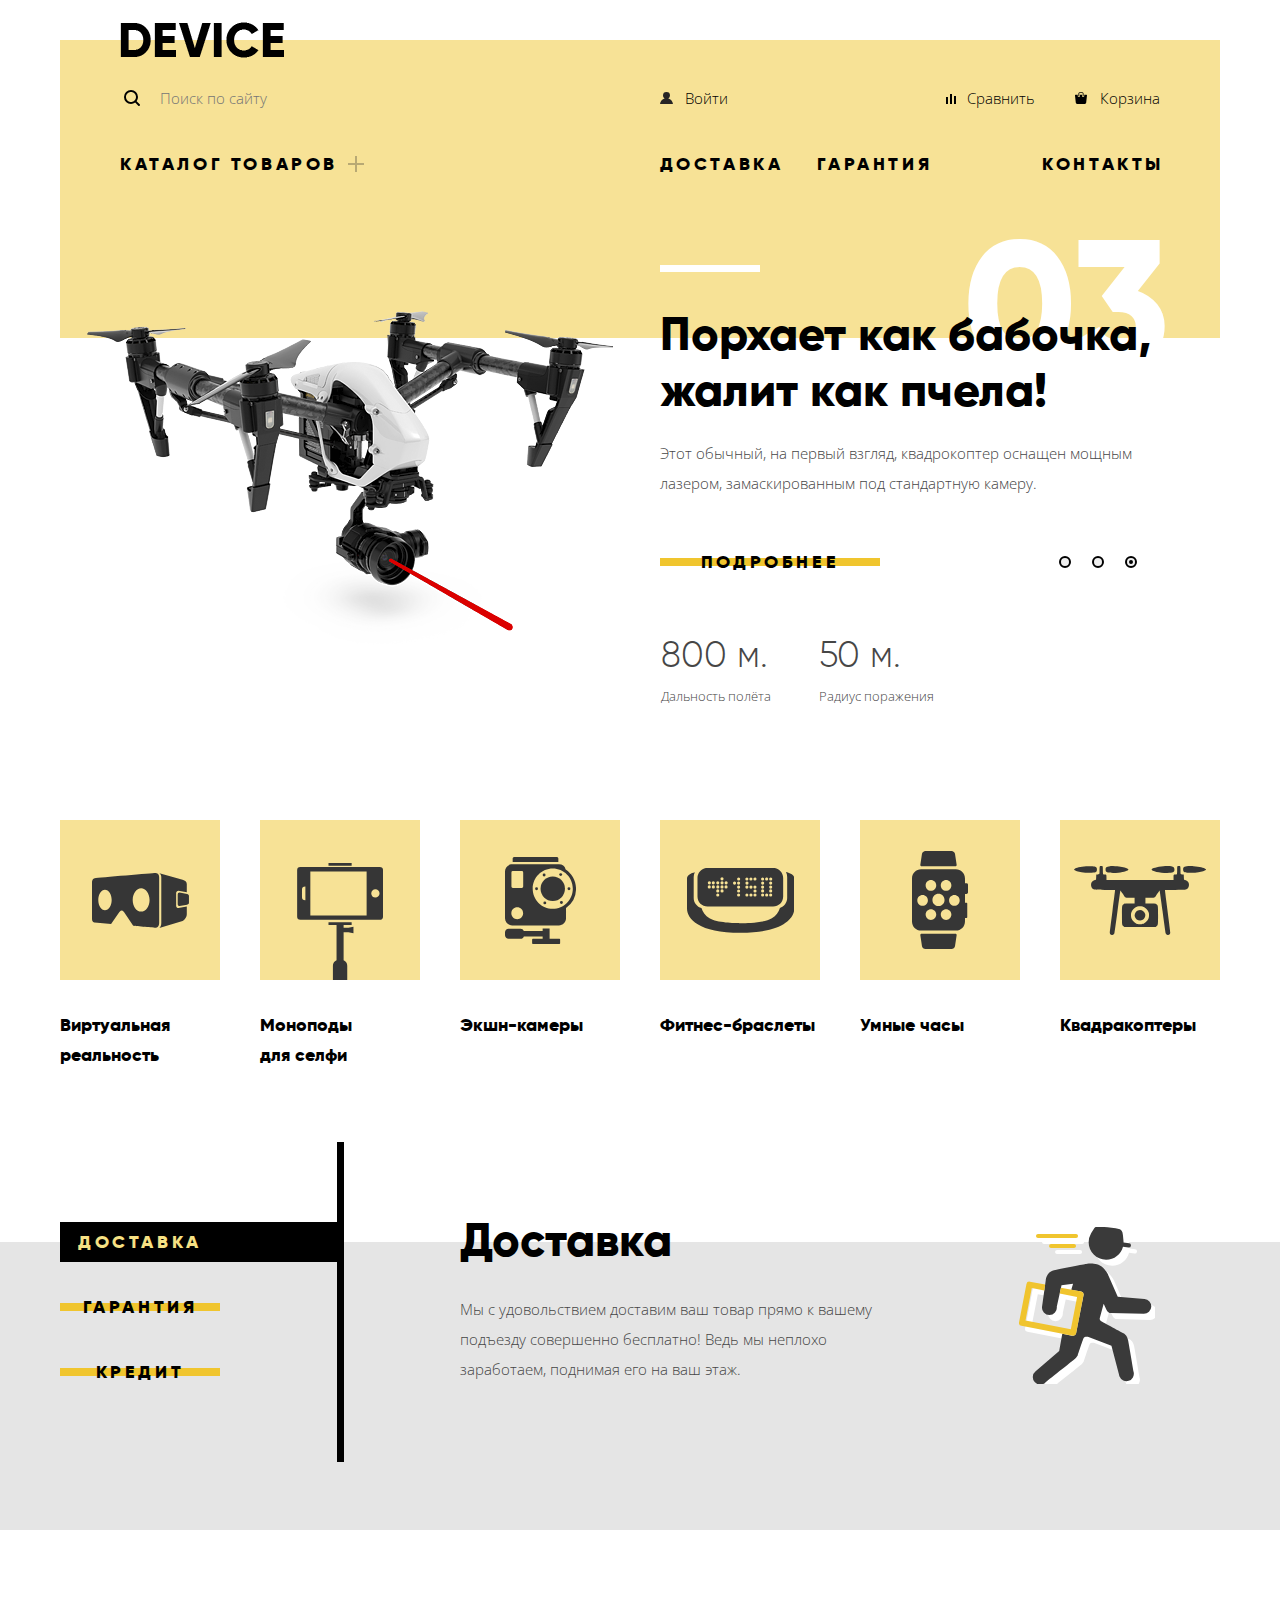
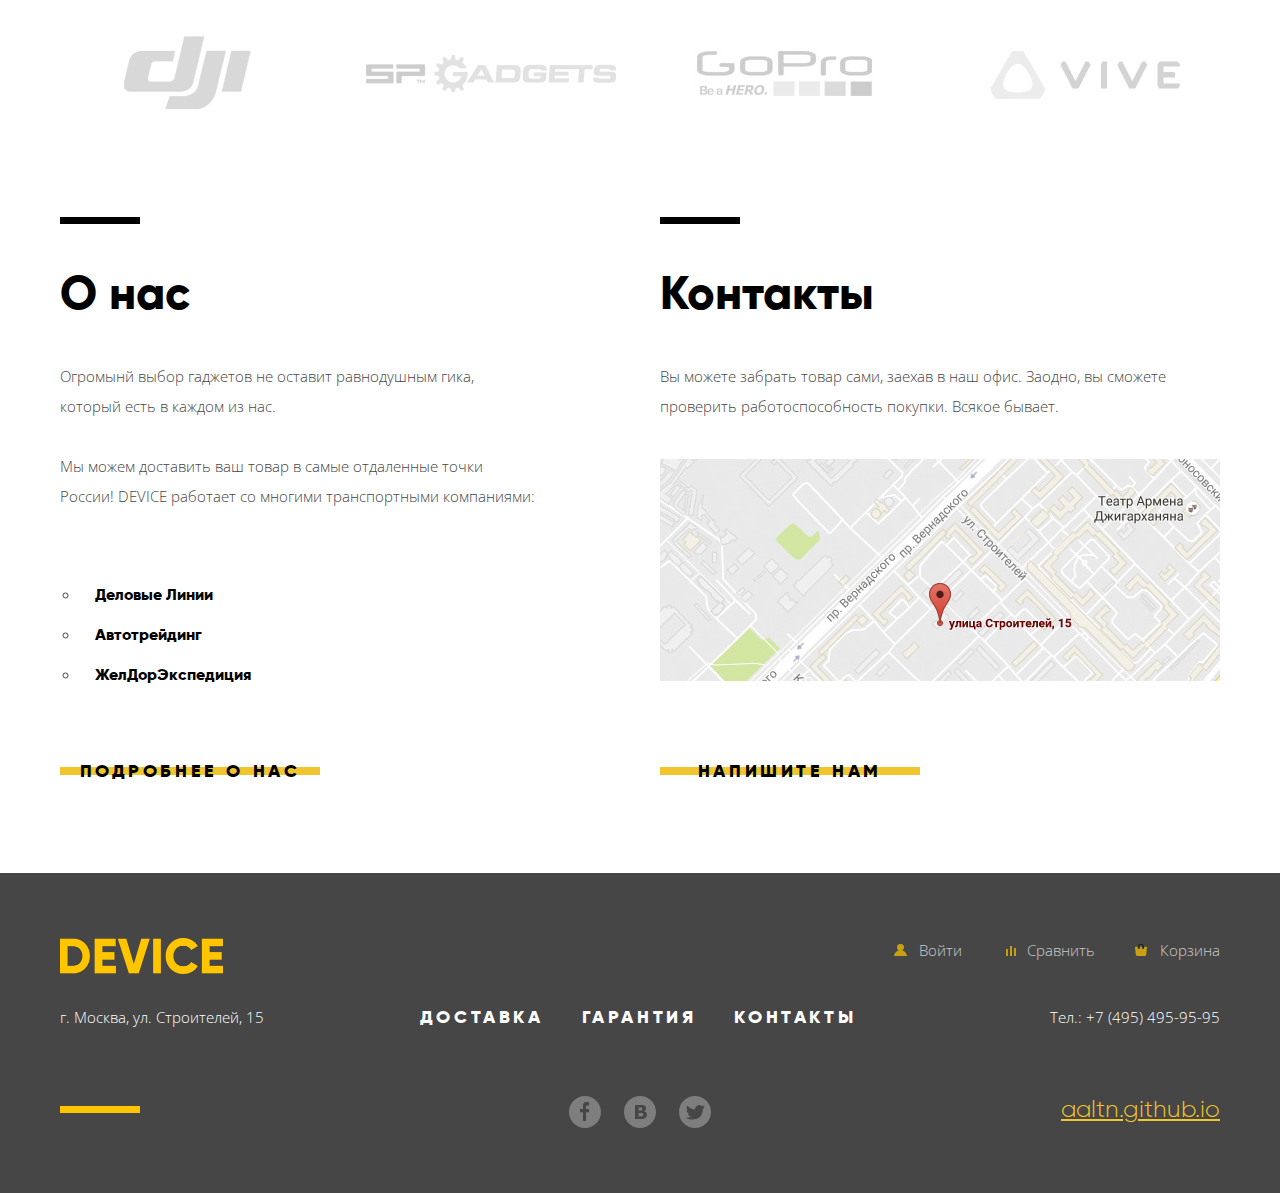
<file: index.html>
<!DOCTYPE html>
<html lang="ru">
<head>
  <meta charset="UTF-8">
  <meta name="viewport" content="width=device-width, initial-scale=1.0">
  <title>Личный проект "Device"</title>
  <link href="https://fonts.googleapis.com/css2?family=Open+Sans:wght@300;400&display=swap" rel="stylesheet">
  <link rel="stylesheet" href="css/normalize.css">
  <link rel="stylesheet" href="css/style.css">
</head>
<body>
  <header class="main-header  container">
    <nav class="navigation">
      <a class="logo">
        <!-- на других страницах будет ссылкой на главную -->
        <img src="img/header_logo.png" width="164" height="36" alt="Логотип магазина «DEVICE»">
      </a>

      <div class="navigation-wrapper">
        <form class="search-form" method="get" action="https://echo.htmlacademy.ru">
          <p>
            <label class="visually-hidden" for="search">Поиск по сайту</label>
            <input  class="search-input" id="search-input" type="search" name="search" placeholder="Поиск по сайту">
            <button class="button  button--search" type="submit">Найти</button>
          </p>
        </form>

        <ul class="navigation-user">
          <li><a class="login-link" href="#">Войти</a></li>
          <li class="inactive"><a class="login-user" href="#">Валентин Петухов</a></li>
          <li class="inactive"><a class="logout-link  " href="#">Выйти</a></li>
          <li><a class="navigation-user__compare" href="compare.html">Сравнить</a></li>
          <li><a class="navigation-user__cart" href="cart.html">Корзина</a></li>
        </ul>
      </div>

      <ul class="navigation-site">
        <li class="dropdown">
          <a  class="dropdown-link"  href="catalog.html">Каталог товаров</a>
          <ul class="navigation-catalog">
            <ul class="photo-video-catalog">
              <li><a href="catalog.html?sort=virtual+reality">Виртуальная реальность</a></li>
              <li><a href="catalog.html?sort=monopods">Моноподы для селфи</a></li>
              <li><a href="catalog.html?sort=action+cameras">Экшн-камеры</a></li>
            </ul>
            <ul class="wearable-gadgets-catalog">
              <li><a href="catalog.html?sort=fitness+bracelets">Фитнес-браслеты</a></li>
              <li><a href="catalog.html?sort=smart+watch">Умные часы</a></li>
            </ul>
            <ul class="quadrocopters-catalog">
              <li><a href="catalog.html?sort=quadcopters">Квадракоптеры</a></li>
            </ul>
          </ul>
        </li>
        <li><a href="#delivery"  onclick="tablinkClick('delivery-link')">Доставка</a></li> <!-- href="index.html#delivery" -->
        <li><a href="#warranty"  onclick="tablinkClick('warranty-link')">Гарантия</a></li> <!-- href="index.html#warranty" -->
        <li><a href="#contacts">Контакты</a></li> <!-- на внутренних стр. заменить на полный: href="index.html#contacts" -->
      </ul>
    </nav>
  </header>

  <main >
    <h1 class="visually-hidden">Магазин «DEVICE»</h1>

    <section class="slider  container  clearfix">
      <h2 class="visually-hidden">Наши лучшие товары</h2>
      <ul class="slider__list">
        <!-- Слайд 1 -->
        <!-- <li class="slider__item  slider__item--active"> -->
        <li class="slider__item">
          <div class="slider__img">
            <img src="img/slider-1-small.png"  width="384" height="486" alt="Монопод Стиллера">
          </div>
          <div class="slider__description">
            <h3>Делай селфи, <br>как Бен Стиллер!</h3>
            <p>Самая длинная палка для селфи доступна в нашем магазине. Восемь (ВОСЕМЬ, Карл!) метров длиной и весом всего 5 килограмм.</p>
            <a href="catalog-item.html?catalog+id=0001" class="accent-link">Подробнее</a>
            <table>
              <tr>
                <td>8,01 м</td>
                <td>5,99 кг</td>
                <td>Карбон</td>
              </tr>
              <tr>
                <th>Длина палки</th>
                <th>Вес палки</th>
                <th>Материал</th>
              </tr>
            </table>
          </div>
        </li>
        <!-- Слайд 2 -->
        <li class="slider__item">
          <div class="slider__img">
            <img src="img/slider-2-small.png"  width="345" height="485" alt="фитнес-браслет">
          </div>
          <div class="slider__description">
            <h3>Худеем <br>правильно!</h3>
            <p>Мотивирующие фитнес-браслеты помогут найти в себе силы
              не пропускать занятия и соблюдать диету.</p>
            <a href="catalog-item.html?catalog+id=0002" class="accent-link">Подробнее</a>
            <table>
              <tr>
                <td>48 часов</td>
              </tr>
              <tr>
                <th>Без подзарядки</th>
              </tr>
            </table>
          </div>
        </li>
        <!-- Слайд 3 -->
        <li class="slider__item">
          <div class="slider__img">
            <img src="img/slider-3-small.png"  width="526" height="334" alt="квадрокоптер">
          </div>
          <div class="slider__description">
            <h3>Порхает как бабочка, <br>жалит как пчела!</h3>
            <p>Этот обычный, на первый взгляд, квадрокоптер оснащен мощным лазером, замаскированным под стандартную камеру.</p>
            <a href="catalog-item.html?catalog+id=0003" class="accent-link">Подробнее</a>
            <table>
              <tr>
                <td>800 м.</td>
                <td>50 м.</td>
              </tr>
              <tr>
                <th>Дальность полёта</th>
                <th>Радиус поражения</th>
              </tr>
            </table>
          </div>
        </li>
      </ul>
      <ul class="slider__togler">
        <li>
          <button  class="slide-button slide-button--active" onclick="currentSlide(1)">
            Слайд 1
          </button>
        </li>
        <li>
          <button  class="slide-button" onclick="currentSlide(2)">
            Слайд 2
          </button>
        </li>
        <li>
          <button class="slide-button" onclick="currentSlide(3)">
            Слайд 3
          </button>
        </li>
      </ul>
    </section>

    <section class="catalog  container">
      <h2 class="visually-hidden">Каталог товаров</h2>
      <ul class="catalog__list">
        <li class="catalog__item">
          <a class="catalog__link" href="catalog.html?sort=virtual+reality">
            <div class="catalog__img">
              <img src="img/svg/popular-1.svg"  width="97" height="55" alt="Виртуальная реальность">
            </div>
            <b>Виртуальная реальность</b>
          </a>
        </li>
        <li class="catalog__item">
          <a class="catalog__link" href="catalog.html?sort=monopods">
            <div class="catalog__img">
              <img src="img/svg/popular-2.svg"  width="86" height="117" alt="Моноподы для селфи">
            </div>
            <b>Моноподы для&nbsp;селфи</b>
          </a>
        </li>
        <li class="catalog__item">
          <a class="catalog__link" href="catalog.html?sort=action+cameras">
            <div class="catalog__img">
              <img src="img/svg/popular-3.svg"  width="71" height="87" alt="Экшн-камеры">
            </div>
            <b>Экшн-камеры</b>
          </a>
        </li>
        <li class="catalog__item">
          <a class="catalog__link" href="catalog.html?sort=fitness+bracelets">
            <div class="catalog__img">
              <img src="img/svg/popular-4.svg"  width="107" height="65" alt="Фитнес-браслеты">
            </div>
            <b>Фитнес-браслеты</b>
          </a>
        </li>
        <li class="catalog__item">
          <a class="catalog__link" href="catalog.html?sort=smart+watch">
            <div class="catalog__img">
              <img src="img/svg/popular-5.svg"  width="56" height="98" alt="Умные часы">
            </div>
            <b>Умные часы</b>
          </a>
        </li>
        <li class="catalog__item">
          <a class="catalog__link" href="catalog.html?sort=quadcopters">
            <div class="catalog__img">
              <img src="img/svg/popular-6.svg"  width="132" height="69" alt="Квадракоптеры">
            </div>
            <b>Квадракоптеры</b>
          </a>
        </li>
      </ul>
    </section>

    <section class="services">
      <div class="container">
        <h2 class="visually-hidden">Наши услуги</h2>
        <ul class="services__links-list">
          <li>
            <a  id="delivery-link" href="#delivery" class="accent-link  services__link" onclick="openServices(event, 'delivery')">Доставка</a>
          </li>
          <li>
            <a  id="warranty-link" href="#warranty" class="accent-link  services__link" onclick="openServices(event, 'warranty')">Гарантия</a>
          </li>
          <li>
            <a  id="credit-link" href="#credit" class="accent-link  services__link" onclick="openServices(event, 'credit')">Кредит</a>
          </li>
        </ul>
        <ul class="services__list">
          <!-- <li id="delivery"   class="services__item  services__item--delivery  services__item--active"> -->
          <li id="delivery"   class="services__item  services__item--delivery">
            <h3>Доставка</h3>
            <p>Мы с удовольствием доставим ваш товар прямо к вашему подъезду совершенно бесплатно! Ведь мы неплохо заработаем, поднимая его на ваш этаж.</p>
          </li>
          <li id="warranty" class="services__item  services__item--warranty">
            <h3>Гарантия</h3>
            <p>Если из-за возгорания купленного у нас товара у вас сгорит дом — не переживайте, мы выдадим вам новый.
            <br>
            Товар, не дом, конечно же.</p>
          </li>
          <li id="credit"   class="services__item  services__item--credit">
            <h3>Кредит</h3>
            <p>Залезть в долговую яму стало проще! Кредитные консультанты подберут для вас наиболее выгодные условия кредита. Выгодные для нашего банка, разумеется.</p>
          </li>
        </ul>
      </div>
    </section>

    <section class="brends  container">
      <h2 class="visually-hidden">Наши партнеры</h2>
      <ul class="brends__list">
        <li class="brends__item">
          <a class="brends__link" href="catalog.html?producer=dji">
            <img src="img/logo-1.jpg"  width="260" height="100" alt="product from DJI">
            <img src="img/logo-1_hover.jpg"  width="260" height="100" alt="product from DJI">
          </a>
          <span class="visually-hidden">продукция от DJI</span>
        </li>
        <li class="brends__item">
          <a class="brends__link" href="catalog.html?producer=spadgets">
            <img src="img/logo-2.jpg"  width="260" height="100" alt="product from SP Adgets">
            <img src="img/logo-2_hover.jpg"  width="260" height="100" alt="product from SP Adgets">
          </a>
          <span class="visually-hidden">продукция от SP Adgets</span>
        </li>
        <li class="brends__item">
          <a class="brends__link" href="catalog.html?producer=gopro">
            <img src="img/logo-3.jpg"  width="260" height="100" alt="product from GoPro">
            <img src="img/logo-3_hover.jpg"  width="260" height="100" alt="product from GoPro">
          </a>
          <span class="visually-hidden">продукция от GoPro</span>
        </li>
        <li class="brends__item">
          <a class="brends__link" href="catalog.html?producer=vive">
            <img src="img/logo-4.jpg"  width="260" height="100" alt="product from VIVE">
            <img src="img/logo-4_hover.jpg"  width="260" height="100" alt="product from VIVE">
          </a>
          <span class="visually-hidden">продукция от VIVE</span>
        </li>
      </ul>
    </section>

    <div class="index-columns  container">
      <section class="about">
        <h2>О нас</h2>
        <p>Огромынй выбор гаджетов не оставит равнодушным гика, который есть в каждом из нас.</p>
        <p>Мы можем доставить ваш товар в самые отдаленные точки России! DEVICE работает со многими транспортными компаниями:</p>
        <ul class="delivers-list">
          <li class="delivers-item"><a href="#">Деловые Линии</a></li>
          <li class="delivers-item"><a href="#">Автотрейдинг</a></li>
          <li class="delivers-item"><a href="#">ЖелДорЭкспедиция</a></li>
        </ul>
        <a class="accent-link" href="#" >Подробнее о нас</a>
      </section>

      <section id="contacts" class="contacts">
        <h2>Контакты</h2>
        <p>Вы можете забрать товар сами, заехав в наш офис. Заодно, вы сможете проверить работоспособность покупки. Всякое бывает.</p>
        <div class="contacts-map-box">
          <a class="contacts-button-map" href="map.html">Карта - как к нам проехать.
            <img src="img/map.jpg" width="560" height="222" alt="наш адрес: г. Ленинград, ул. Строителей 15">
          </a>
        </div>
        <a class="accent-link  button-write-us" href="#">Напишите нам</a>
      </section>
    </div>

  </main>

  <footer class="main-footer">

    <div class="container">
      <section class="footer-user">
        <h2 class="visually-hidden">Для пользователя</h2>
        <a class="logo  logo--footer">
          <!-- на других страницах будет ссылкой на главную -->
          <img src="img/footer_logo.png"  width="163" height="36" alt="Логотип магазина «DEVICE»">
        </a>
        <ul class="navigation-user  navigation-user--footer">
          <li><a class="login-link" href="#">Войти</a></li>
          <li class="inactive"><a class="login-user" href="#">Валентин Петухов</a></li>
          <li class="inactive"><a class="logout-link  " href="#">Выйти</a></li>
          <li><a class="navigation-user__compare" href="compare.html">Сравнить</a></li>
          <li><a class="navigation-user__cart" href="cart.html">Корзина</a></li>
        </ul>
      </section>

      <section class="footer-condition">
        <h2 class="visually-hidden">Услоивия покупки</h2>
        <p>г. Москва, ул. Строителей, 15</p>
        <ul class="navigation-site  navigation-site--footer">
          <li><a href="#delivery"  onclick="tablinkClick('delivery-link')">Доставка</a></li> <!-- href="index.html#delivery" -->
          <li><a href="#warranty"  onclick="tablinkClick('warranty-link')">Гарантия</a></li> <!-- href="index.html#warranty" -->
          <li><a href="#contacts">Контакты</a></li> <!-- href="index.html#contacts" -->
        </ul>
        <p class="contacts-tel">
          <a href="tel:+74954959595">Тел.: +7 (495) 495-95-95</a>
        </p>
      </section>

      <section class="footer-social">
        <h2 class="visually-hidden">Мы в соцсетях</h2>
        <ul class="social-links">
          <li class="social-button  social-button--fb"><a href="fb.com">Мы в фйесбуке</a></li>
          <li class="social-button  social-button--istagram"><a href="istagram.com">Мы в инстаграмме</a></li>
          <li class="social-button  social-button--twitter"><a href="twitter.com">Мы в твиттере</a></li>
        </ul>
        <p class="copyright">
          <a href="https://aaltn.github.io/">aaltn.github.io</a>
        </p>
      </section>
    </div>

  </footer>

  <div class="modal-overlay"></div>

  <section class="modal  modal-login">
    <h2>Личный кабинет</h2>
    <p class="modal-description">Введите пожалуйста свой логин и пароль</p>
    <form class="login-form" action="https://echo.htmlacademy.ru" method="post">
      <p>
          <label class="visually-hidden" for="user-login">Логин</label>
          <input class="modal-input" id="user-login" type="text" name="login" placeholder="Логин">
      </p>
      <p>
          <label class="visually-hidden" for="user-password">Пароль</label>
          <input class="modal-input" id="user-password" type="password" name="password" placeholder="Пароль">
      </p>
      <p class="login-help">
          <label class="login-checkbox">
              <input type="checkbox" name="remember" class="visually-hidden">
              <span class="checkbox-indicator"></span>
              Запомните меня
          </label>
          <a class="restore" href="#">Я забыл пароль!</a>
      </p>
      <button class="button  accent-link" type="submit">Войти</button>
    </form>
    <button class="button  button--modal-close" type="button" tabindex="0">Закрыть</button>
  </section>

  <section class="modal  modal-write-us">
    <h2 class="visually-hidden">Форма для обратной связи</h2>
    <form class="write-us-form" action="https://echo.htmlacademy.ru" method="post">
      <div class="modal-columns">
        <p>
          <label class="modal-label" for="user-name">Ваше имя:</label>
          <input class="modal-input" id="user-name" type="text" name="user-name" placeholder="Имя Фамилия">
        </p>
        <p>
          <label class="modal-label" for="user-email">Ваш e-mail:</label>
          <input class="modal-input" id="user-email" type="email" name="user-email" placeholder="email@example.com">
        </p>
      </div>
      <p>
        <label class="modal-label" for="user-review">Текст письма:</label>
        <textarea class="modal-textarea" id="user-review" name="user-review" rows="5" cols="50">В свободной форме</textarea>
      </p>
      <button class="button  accent-link" type="submit">Отправить</button>
    </form>
    <button class="button  button--modal-close" type="button" tabindex="0">Закрыть</button>
  </section>

  <section class="modal  modal-map">
    <h2 class="visually-hidden">Как до нас добраться</h2>
    <iframe src="https://www.google.com/maps/embed?pb=!1m18!1m12!1m3!1d8996.736641305655!2d37.51980832475957!3d55.68578591979428!2m3!1f0!2f0!3f0!3m2!1i1024!2i768!4f13.1!3m3!1m2!1s0x46b54cf65f5c8955%3A0x694710ccd55501e!2z0YPQuy4g0KHRgtGA0L7QuNGC0LXQu9C10LksIDE1LCDQnNC-0YHQutCy0LAsINCg0L7RgdGW0Y8sIDExOTMxMQ!5e0!3m2!1suk!2sua!4v1593345809890!5m2!1suk!2sua" width="960" height="560" frameborder="0" style="border:0;" allowfullscreen="" aria-hidden="false" tabindex="0"></iframe>
    <p>
      <img src="img/map-big.jpg" width="960" height="560" alt="Офис компании по адресу: г. Ленинград, ул. Строителей 15">
    </p>
    <button class="button  button--modal-close" type="button" tabindex="0">Закрыть</button>
  </section>

  <script src="js/scripts.js"></script>
</body>
</html>
</file>
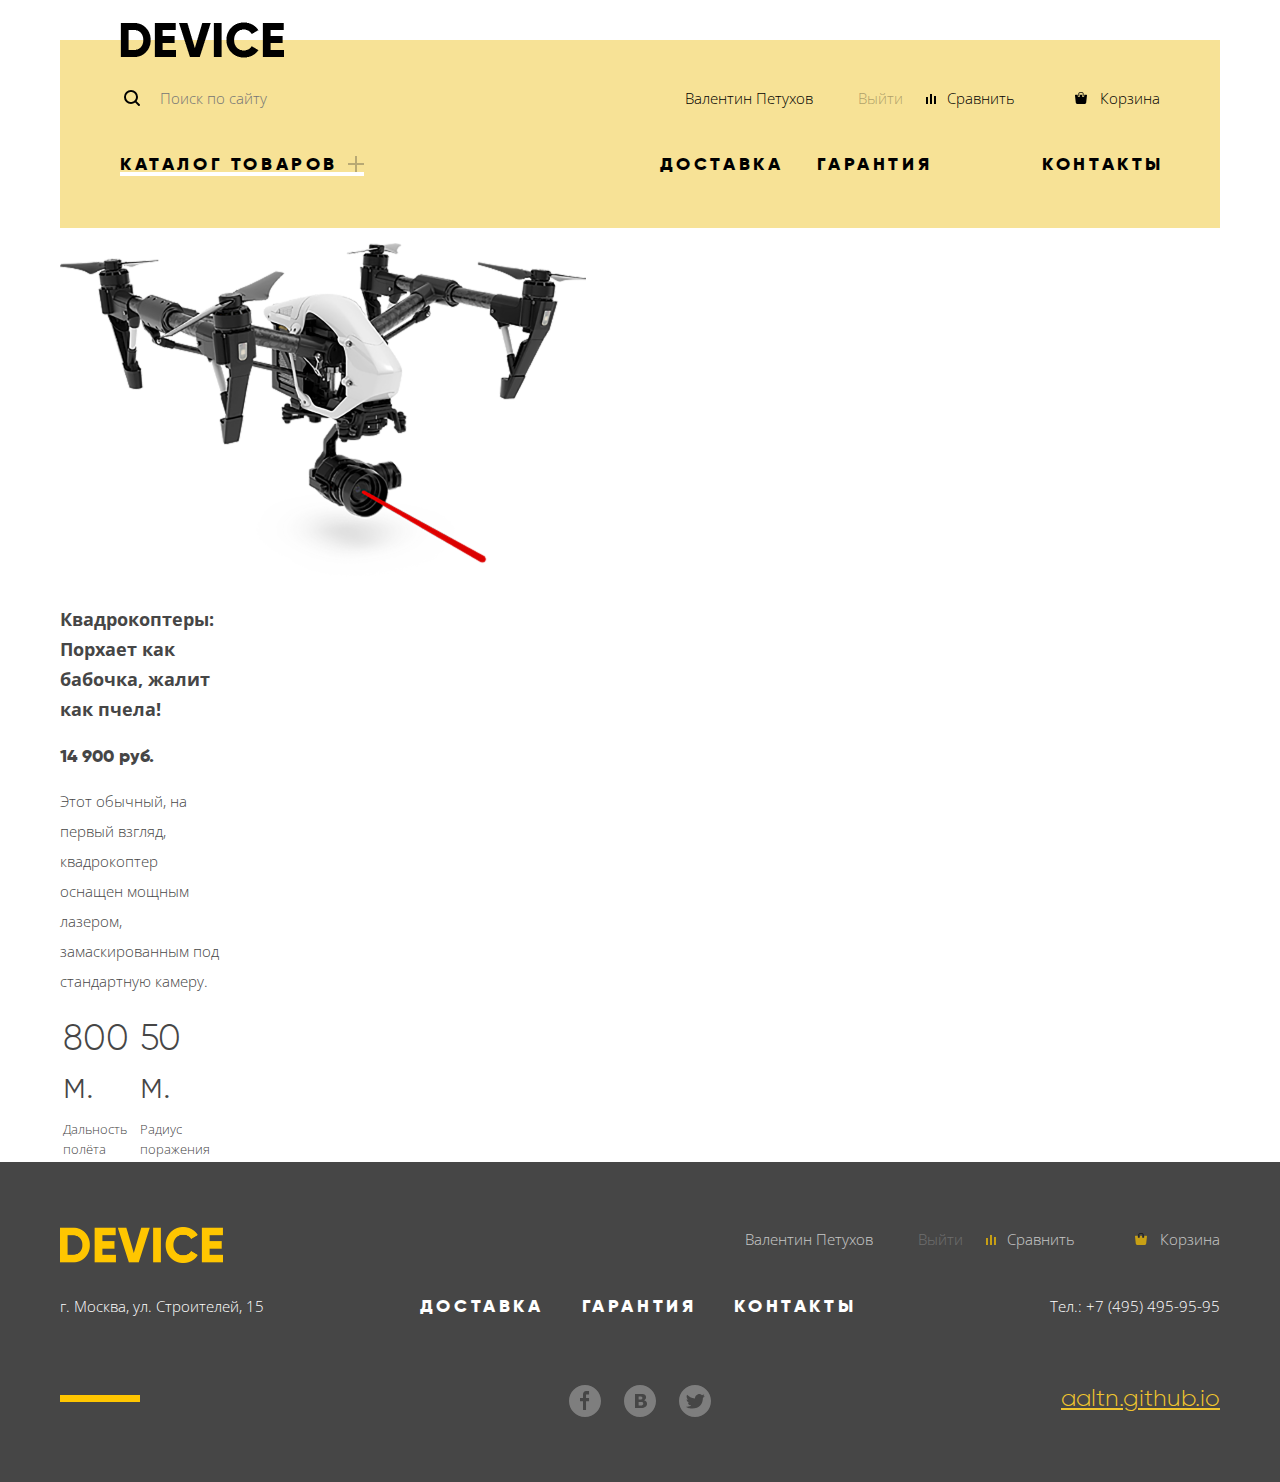
<file: catalog-item.html>
<!DOCTYPE html>
<html lang="ru">
<head>
  <meta charset="UTF-8">
  <meta name="viewport" content="width=device-width, initial-scale=1.0">
  <title>Личный проект "Device"</title>
  <link href="https://fonts.googleapis.com/css2?family=Open+Sans:wght@300;400&display=swap" rel="stylesheet">
  <link rel="stylesheet" href="css/normalize.css">
  <link rel="stylesheet" href="css/style.css">
</head>
<body class="inner-page">
  <header class="main-header  container">
    <nav class="navigation">
      <a class="logo" href="index.html">
        <!-- на других страницах будет ссылкой на главную -->
        <img src="img/header_logo.png" width="164" height="36" alt="Логотип магазина «DEVICE»">
      </a>

      <div class="navigation-wrapper">
        <form class="search-form" method="get" action="https://echo.htmlacademy.ru">
          <p>
            <label class="visually-hidden" for="search">Поиск по сайту</label>
            <input  class="search-input" id="search-input" type="search" name="search" placeholder="Поиск по сайту">
            <button class="button  button--search" type="submit">Найти</button>
          </p>
        </form>

        <ul class="navigation-user">
          <li class="inactive"><a class="login-link" href="#">Войти</a></li>
          <li><a class="login-user" href="#">Валентин Петухов</a></li>
          <li class="active"><a class="logout-link  " href="#">Выйти</a></li>
          <li><a class="navigation-user__compare" href="compare.html">Сравнить</a></li>
          <li><a class="navigation-user__cart" href="cart.html">Корзина</a></li>
        </ul>
      </div>

      <ul class="navigation-site">
        <li class="dropdown  active">
          <a  class="dropdown-link"  href="catalog.html">Каталог товаров</a>
          <ul class="navigation-catalog">
            <ul class="photo-video-catalog">
              <li><a href="catalog.html?sort=virtual+reality">Виртуальная реальность</a></li>
              <li><a href="catalog.html?sort=monopods">Моноподы для селфи</a></li>
              <li><a href="catalog.html?sort=action+cameras">Экшн-камеры</a></li>
            </ul>
            <ul class="wearable-gadgets-catalog">
              <li><a href="catalog.html?sort=fitness+bracelets">Фитнес-браслеты</a></li>
              <li><a href="catalog.html?sort=smart+watch">Умные часы</a></li>
            </ul>
            <ul class="quadrocopters-catalog">
              <li><a href="catalog.html?sort=quadcopters">Квадракоптеры</a></li>
            </ul>
          </ul>
        </li>
        <li><a href="index.html#delivery">Доставка</a></li> <!-- href="index.html#delivery" -->
        <li><a href="index.html#warranty">Гарантия</a></li> <!-- href="index.html#warranty" -->
        <li><a href="index.html#contacts">Контакты</a></li> <!-- href="index.html#contacts" -->
      </ul>
    </nav>
  </header>

  <main class="container">
    <h1 class="visually-hidden">Поробно о товаре: </h1>
    <div class="catalog__item">
      <h2 class="visually-hidden">Квадрокоптеры</h2>
      <a class="button-image-zoom" href="#zoom">
        <p class="catalog__item-image">
          <img src="img/slider-3.png"  width="526" height="334" alt="Монопод Стиллера">
        </p>
      </a>
      <h3>
        <span class="catalog__category">Квадрокоптеры: </span>
        <br>
        <span class="catalog__item-title">Порхает как бабочка, жалит как пчела!</span>
      </h3>
      <p class="catalog__item-price">
        <b>14 900 руб.</b>
      </p>
      <div class="catalog__description">
        <p>Этот обычный, на первый взгляд, квадрокоптер оснащен мощным лазером, замаскированным под стандартную камеру.</p>
        <table>
          <tr>
            <td>800 м.</td>
            <td>50 м.</td>
          </tr>
          <tr>
            <th>Дальность полёта</th>
            <th>Радиус поражения</th>
          </tr>
        </table>
      </div>
    </div>
  </main>

  <footer class="main-footer">

    <div class="container">
      <section class="footer-user">
        <h2 class="visually-hidden">Для пользователя</h2>
        <a class="logo  logo--footer">
          <!-- на других страницах будет ссылкой на главную -->
          <img src="img/footer_logo.png"  width="163" height="36" alt="Логотип магазина «DEVICE»">
        </a>
        <ul class="navigation-user  navigation-user--footer">
          <li class="inactive"><a class="login-link" href="#">Войти</a></li>
          <li><a class="login-user" href="#">Валентин Петухов</a></li>
          <li class="active"><a class="logout-link  " href="#">Выйти</a></li>
          <li><a class="navigation-user__compare" href="compare.html">Сравнить</a></li>
          <li><a class="navigation-user__cart" href="cart.html">Корзина</a></li>
        </ul>
      </section>

      <section class="footer-condition">
        <h2 class="visually-hidden">Услоивия покупки</h2>
        <p>г. Москва, ул. Строителей, 15</p>
        <ul class="navigation-site  navigation-site--footer">
          <li><a href="index.html#delivery">Доставка</a></li> <!-- href="index.html#delivery" -->
          <li><a href="index.html#warranty">Гарантия</a></li> <!-- href="index.html#warranty" -->
          <li><a href="index.html#contacts">Контакты</a></li> <!-- href="index.html#contacts" -->
        </ul>
        <p class="contacts-tel">
          <a href="tel:+74954959595">Тел.: +7 (495) 495-95-95</a>
        </p>
      </section>

      <section class="footer-social">
        <h2 class="visually-hidden">Мы в соцсетях</h2>
        <ul class="social-links">
          <li class="social-button  social-button--fb"><a href="fb.com">Мы в фйесбуке</a></li>
          <li class="social-button  social-button--istagram"><a href="istagram.com">Мы в инстаграмме</a></li>
          <li class="social-button  social-button--twitter"><a href="twitter.com">Мы в твиттере</a></li>
        </ul>
        <p class="copyright">
          <a href="https://aaltn.github.io/">aaltn.github.io</a>
        </p>
      </section>
    </div>

  </footer>

  <div class="modal-overlay"></div>

  <section class="modal  modal-login">
    <h2>Личный кабинет</h2>
    <p class="modal-description">Введите пожалуйста свой логин и пароль</p>
    <form class="login-form" action="https://echo.htmlacademy.ru" method="post">
      <p>
          <label class="visually-hidden" for="user-login">Логин</label>
          <input class="modal-input" id="user-login" type="text" name="login" placeholder="Логин">
      </p>
      <p>
          <label class="visually-hidden" for="user-password">Пароль</label>
          <input class="modal-input" id="user-password" type="password" name="password" placeholder="Пароль">
      </p>
      <p class="login-help">
          <label class="login-checkbox">
              <input type="checkbox" name="remember" class="visually-hidden">
              <span class="checkbox-indicator"></span>
              Запомните меня
          </label>
          <a class="restore" href="#">Я забыл пароль!</a>
      </p>
      <button class="button  accent-link" type="submit">Войти</button>
    </form>
    <button class="button  button--modal-close" type="button" tabindex="0">Закрыть</button>
  </section>

  <section id="zoom"  class="modal  modal-image-zoom">
    <h2 class="visually-hidden">Как до нас добраться</h2>
    <img src="img/slider-3.png"  width="1052" height="668" alt="Монопод Стиллера">
    <button class="button  button--modal-close" type="button">Закрыть</button>
  </section>

  <script src="js/scripts.js"></script>
</body>
</html>
</file>
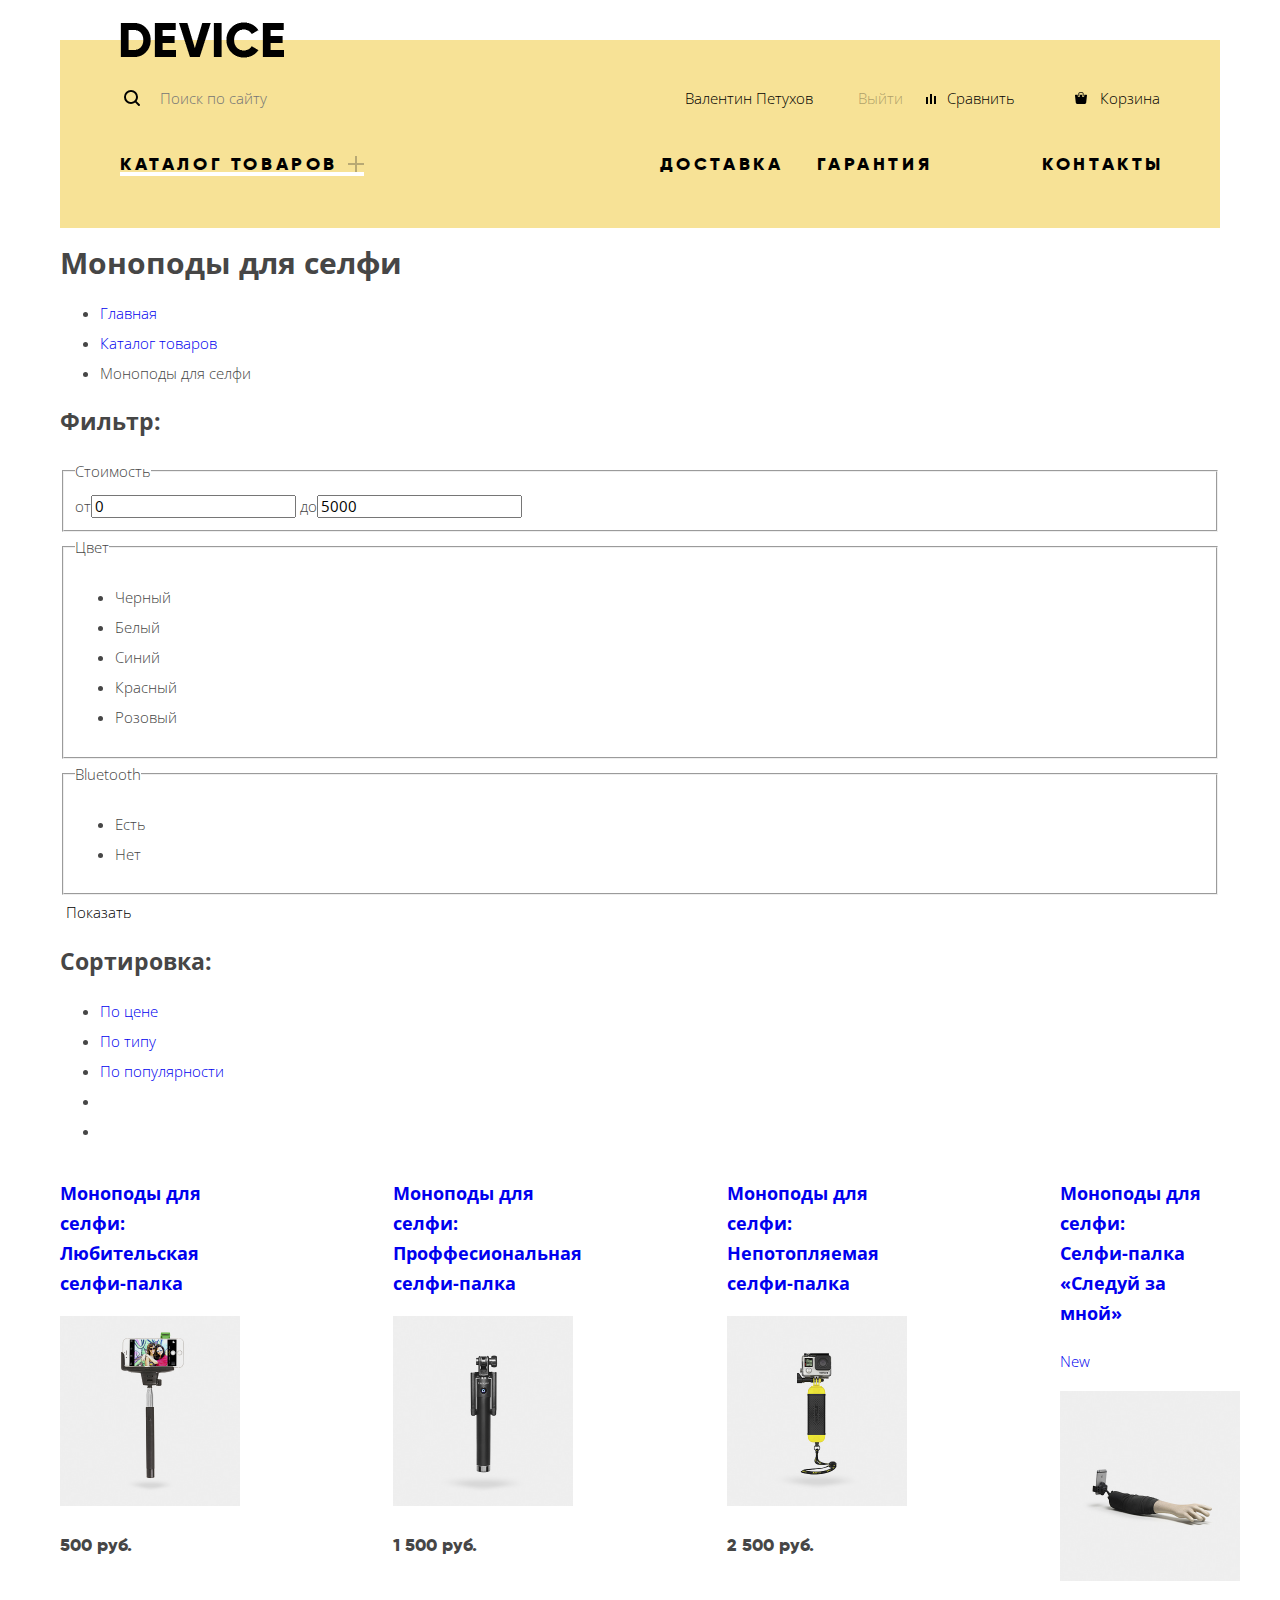
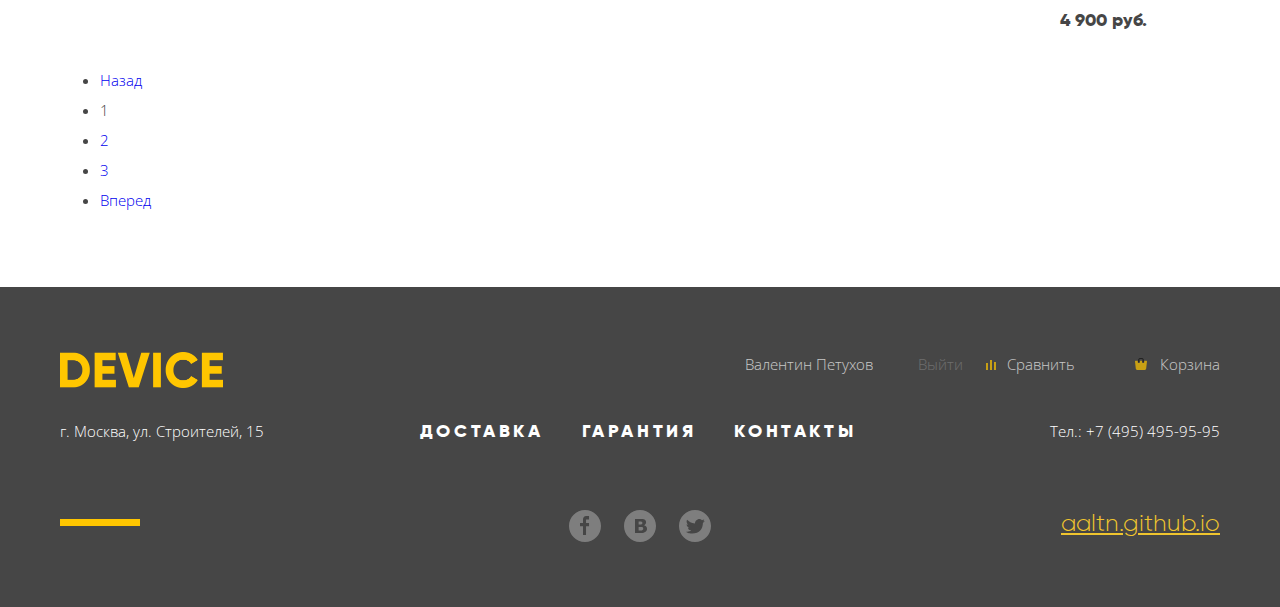
<file: catalog.html>
<!DOCTYPE html>
<html lang="ru">
<head>
  <meta charset="UTF-8">
  <meta name="viewport" content="width=device-width, initial-scale=1.0">
  <title>Личный проект "Device"</title>
  <link href="https://fonts.googleapis.com/css2?family=Open+Sans:wght@300;400&display=swap" rel="stylesheet">
  <link rel="stylesheet" href="css/normalize.css">
  <link rel="stylesheet" href="css/style.css">
</head>
<body class="inner-page">
  <header class="main-header  container">
    <nav class="navigation">
      <a class="logo" href="index.html">
        <!-- на других страницах будет ссылкой на главную -->
        <img src="img/header_logo.png" width="164" height="36" alt="Логотип магазина «DEVICE»">
      </a>

      <div class="navigation-wrapper">
        <form class="search-form" method="get" action="https://echo.htmlacademy.ru">
          <p>
            <label class="visually-hidden" for="search">Поиск по сайту</label>
            <input  class="search-input" id="search-input" type="search" name="search" placeholder="Поиск по сайту">
            <button class="button  button--search" type="submit">Найти</button>
          </p>
        </form>

        <ul class="navigation-user">
          <li class="inactive"><a class="login-link" href="#">Войти</a></li>
          <li><a class="login-user" href="#">Валентин Петухов</a></li>
          <li class="active"><a class="logout-link  " href="#">Выйти</a></li>
          <li><a class="navigation-user__compare" href="compare.html">Сравнить</a></li>
          <li><a class="navigation-user__cart" href="cart.html">Корзина</a></li>
        </ul>
      </div>

      <ul class="navigation-site">
        <li class="dropdown  active">
          <a  class="dropdown-link"  href="catalog.html">Каталог товаров</a>
          <ul class="navigation-catalog">
            <ul class="photo-video-catalog">
              <li><a href="catalog.html?sort=virtual+reality">Виртуальная реальность</a></li>
              <li><a href="catalog.html?sort=monopods">Моноподы для селфи</a></li>
              <li><a href="catalog.html?sort=action+cameras">Экшн-камеры</a></li>
            </ul>
            <ul class="wearable-gadgets-catalog">
              <li><a href="catalog.html?sort=fitness+bracelets">Фитнес-браслеты</a></li>
              <li><a href="catalog.html?sort=smart+watch">Умные часы</a></li>
            </ul>
            <ul class="quadrocopters-catalog">
              <li><a href="catalog.html?sort=quadcopters">Квадракоптеры</a></li>
            </ul>
          </ul>
        </li>
        <li><a href="index.html#delivery">Доставка</a></li> <!-- href="index.html#delivery" -->
        <li><a href="index.html#warranty">Гарантия</a></li> <!-- href="index.html#warranty" -->
        <li><a href="index.html#contacts">Контакты</a></li> <!-- href="index.html#contacts" -->
      </ul>
    </nav>
  </header>

  <main class="container">
    <h1 class="page-title">Моноподы для селфи</h1>

    <ul class="breadcrumbs">
      <li class="breadcrumbs__item"><a href="index.html">Главная</a></li>
      <li class="breadcrumbs__item"><a href="catalog.html">Каталог товаров</a></li>
      <li class="breadcrumbs__item  breadcrumbs__item--current"><a >Моноподы для селфи</a></li>
    </ul>

    <section class="filter">
      <h2 class="filter__title">Фильтр:</h2>
      <form class="filter__form" method="get" action="https://echo.htmlacademy.ru">
        <fieldset>
          <legend>Стоимость</legend>
          <div class="filter__input  price-range"></div>
          <span class="price-range__min">от<input type="text" name="price-min" value="0"></span>
          <span class="price-range__max">до<input type="text" name="price-max" value="5000"></span>
        </fieldset>
        <fieldset>
          <legend>Цвет</legend>
          <ul>
            <li class="filter-option">
              <input class="visually-hidden filter-input filter-input-checkbox" type="checkbox" name="calor-black" id="calor-black"
              checked>
              <label for="calor-black">Черный</label>
            </li>
            <li class="filter-option">
              <input class="visually-hidden filter-input filter-input-checkbox" type="checkbox" name="calor-white" id="calor-white">
              <label for="calor-white">Белый</label>
            </li>
            <li class="filter-option">
              <input class="visually-hidden filter-input filter-input-checkbox" type="checkbox" name="calor-blue" id="calor-blue"
              checked>
              <label for="calor-blue">Синий</label>
            </li>
            <li class="filter-option">
              <input class="visually-hidden filter-input filter-input-checkbox" type="checkbox" name="calor-red" id="calor-red"
                checked>
              <label for="calor-red">Красный</label>
            </li>
            <li class="filter-option">
              <input class="visually-hidden filter-input filter-input-checkbox" type="checkbox" name="calor-pink" id="calor-pink">
              <label for="calor-pink">Розовый</label>
            </li>
          </ul>
        </fieldset>
        <fieldset>
          <legend>Bluetooth</legend>
          <ul>
            <li class="filter-option">
              <input class="visually-hidden filter-input filter-input-radio" type="radio" name="bluetooth" value="bluetooth-yes" id="bluetooth-yes"
              checked>
              <label for="bluetooth-yes">Есть</label>
            </li>
            <li class="filter-option">
              <input class="visually-hidden filter-input filter-input-radio" type="radio" name="bluetooth" value="bluetooth-no" id="bluetooth-no">
              <label for="bluetooth-no">Нет</label>
            </li>
          </ul>
        </fieldset>
        <button type="submit" class="filter-button button">Показать</button>
      </form>
    </section>

    <section class="sorting">
      <h2 class="filters-title">Сортировка:</h2>
      <ul>
        <li><a href="catalog.html?sortby=price">По цене</a></li>
        <li><a href="catalog.html?sortby=type">По типу</a></li>
        <li><a href="catalog.html?sortby=popularity">По популярности</a></li>
        <li><a class="visually-hidden"  href="catalog.html?sortby=ascending">По возрастанию цены</a></li>
        <li><a class="visually-hidden"  href="catalog.html?sortby=descending">По убыванию цены</a></li>
      </ul>
    </section>

    <section class="catalog">
      <h2 class="visually-hidden">Моноподы для селфи</h2>
      <ul class="catalog__list">
        <li class="catalog__item">
          <a href="catalog-item.html">
            <h3>
              <span class="catalog__category">Моноподы для селфи: </span>
              <br>
              <span class="catalog__item-title">Любительская селфи-палка</span>
            </h3>
            <p class="catalog__item-image">
              <img src="img/item-1.jpg" width="180" height="190" alt="Любительская селфи-палка">
            </p>
          </a>
          <p class="catalog__item-price">
            <b>500 руб.</b>
          </p>
        </li>
        <li class="catalog__item">
          <a href="catalog-item.html">
            <h3>
              <span class="catalog__category">Моноподы для селфи: </span>
              <br>
              <span class="catalog__item-title">Проффесиональная селфи-палка</span>
            </h3>
            <p class="catalog__item-image">
              <img src="img/item-2.jpg" width="180" height="190" alt="Проффесиональная селфи-палка">
            </p>
          </a>
          <p class="catalog__item-price">
            <b>1 500 руб.</b>
          </p>
        </li>
        <li class="catalog__item">
          <a href="catalog-item.html">
            <h3>
              <span class="catalog__category">Моноподы для селфи: </span>
              <br>
              <span class="catalog__item-title">Непотопляемая селфи-палка</span>
            </h3>
            <p class="catalog__item-image">
              <img src="img/item-3.jpg" width="180" height="190" alt="Непотопляемая селфи-палка">
            </p>
          </a>
          <p class="catalog__item-price">
            <b>2 500 руб.</b>
          </p>
        </li>
        <li class="catalog__item">
          <a href="catalog-item.html">
            <h3>
              <span class="catalog__category">Моноподы для селфи: </span>
              <br>
              <span class="catalog__item-title">Селфи-палка «Следуй за мной»</span>
            </h3>
            <p class="catalog__item-new">New</p>
            <p class="catalog__item-image">
              <img src="img/item-4.jpg" width="180" height="190" alt="Селфи-палка «Следуй за мной»">
            </p>
          </a>
          <p class="catalog__item-price">
            <b>4 900 руб.</b>
          </p>
        </li>
      </ul>

      <ul class="pagination  pagination-list">
        <li class="pagination__item  pagination__item--back">
          <a href="#">Назад</a>
        </li>
        <li class="pagination__item  pagination__item--current">
          <a  >1</a>
        </li>
        <li class="pagination__item">
          <a href="#">2</a>
        </li>
        <li class="pagination__item  pagination__item--disabled">
          <a href="#">3</a>
        </li>
        <li class="pagination__item  pagination__item--forward">
          <a href="#">Вперед</a>
        </li>
      </ul>
    </section>

  </main>

  <footer class="main-footer">

    <div class="container">
      <section class="footer-user">
        <h2 class="visually-hidden">Для пользователя</h2>
        <a class="logo  logo--footer">
          <!-- на других страницах будет ссылкой на главную -->
          <img src="img/footer_logo.png"  width="163" height="36" alt="Логотип магазина «DEVICE»">
        </a>
        <ul class="navigation-user  navigation-user--footer">
          <li class="inactive"><a class="login-link" href="#">Войти</a></li>
          <li><a class="login-user" href="#">Валентин Петухов</a></li>
          <li class="active"><a class="logout-link  " href="#">Выйти</a></li>
          <li><a class="navigation-user__compare" href="compare.html">Сравнить</a></li>
          <li><a class="navigation-user__cart" href="cart.html">Корзина</a></li>
        </ul>
      </section>

      <section class="footer-condition">
        <h2 class="visually-hidden">Услоивия покупки</h2>
        <p>г. Москва, ул. Строителей, 15</p>
        <ul class="navigation-site  navigation-site--footer">
          <li><a href="index.html#delivery">Доставка</a></li> <!-- href="index.html#delivery" -->
          <li><a href="index.html#warranty">Гарантия</a></li> <!-- href="index.html#warranty" -->
          <li><a href="index.html#contacts">Контакты</a></li> <!-- href="index.html#contacts" -->
        </ul>
        <p class="contacts-tel">
          <a href="tel:+74954959595">Тел.: +7 (495) 495-95-95</a>
        </p>
      </section>

      <section class="footer-social">
        <h2 class="visually-hidden">Мы в соцсетях</h2>
        <ul class="social-links">
          <li class="social-button  social-button--fb"><a href="fb.com">Мы в фйесбуке</a></li>
          <li class="social-button  social-button--istagram"><a href="istagram.com">Мы в инстаграмме</a></li>
          <li class="social-button  social-button--twitter"><a href="twitter.com">Мы в твиттере</a></li>
        </ul>
        <p class="copyright">
          <a href="https://aaltn.github.io/">aaltn.github.io</a>
        </p>
      </section>
    </div>

  </footer>

  <div class="modal-overlay"></div>

  <section class="modal  modal-login">
    <h2>Личный кабинет</h2>
    <p class="modal-description">Введите пожалуйста свой логин и пароль</p>
    <form class="login-form" action="https://echo.htmlacademy.ru" method="post">
      <p>
          <label class="visually-hidden" for="user-login">Логин</label>
          <input class="modal-input" id="user-login" type="text" name="login" placeholder="Логин">
      </p>
      <p>
          <label class="visually-hidden" for="user-password">Пароль</label>
          <input class="modal-input" id="user-password" type="password" name="password" placeholder="Пароль">
      </p>
      <p class="login-help">
          <label class="login-checkbox">
              <input type="checkbox" name="remember" class="visually-hidden">
              <span class="checkbox-indicator"></span>
              Запомните меня
          </label>
          <a class="restore" href="#">Я забыл пароль!</a>
      </p>
      <button class="button  accent-link" type="submit">Войти</button>
    </form>
    <button class="button  button--modal-close" type="button" tabindex="0">Закрыть</button>
  </section>

  <script src="js/scripts.js"></script>
</body>
</html>
</file>
<file: css/style.css>
/* font-weight:
300 - Light
400 - Regular (Normal)
800 - Extra Bold       */

@font-face {
  font-family: 'Gilroy Extra Bold';
  src: url('../fonts/web/gilroyextrabold.woff') format("woff");
  font-weight: 800;
}
@font-face {
  font-family: 'Gilroy Extra Bold';
  src: url('../fonts/web/gilroyextrabold.woff2') format("woff2");
  font-weight: 800;
}

@font-face {
  font-family: 'Gilroy Light';
  src: url('../fonts/web/gilroylight.woff') format("woff");
  font-weight: 300;
}
@font-face {
  font-family: 'Gilroy Light';
  src: url('../fonts/web/gilroylight.woff2') format("woff2");
  font-weight: 300;
}

html {
  scroll-behavior: smooth;
}

body {
  margin: 0;
  padding: 0;


  font-family: 'Open Sans', Arial, sans-serif;
  font-size: 15px;
  line-height: 30px;
  font-weight: 300;
  color: #464646;
}

.visually-hidden {
  position: absolute;
  width: 1px;
  height: 1px;
  margin: -1px;
  border: 0;
  padding: 0;
  clip: rect(0 0 0 0);
  overflow: hidden;

}

.clearfix::after {
  content: "";
  clear: both;
  display: table;
}

a {
  text-decoration: none;
}

.button {
  font: inherit;

  text-align: center;
  color: #000000;
  vertical-align: middle;

  background-color: #ffffff;
  border: none;
}

.button:hover,
.button:focus,
.button:active {}

.container {
  width: 1160px;
  margin: 0 auto;
  padding: 0 20px;
}

.main-header {}

.logo {
  display: inline-block;
  width: 164px;
  height: 36px;
  margin-bottom: 16px;
}

.navigation {
  /* margin-bottom: 55px; */
  padding-top: 22px;
  padding-left: 60px;
  padding-right: 60px;
  padding-bottom: 52px;

  color: #000000;

  /* background-color: #f7e296; */
  background: linear-gradient(#f7e296, #f7e296);
  background-repeat: no-repeat;
  background-position-y: 40px;
}

.navigation-wrapper {
  display: flex;
  justify-content: space-between;
  margin-bottom: 30px;
}

.search-form {
  /* width: 500px; */
  /* margin-right: 390px; */
  margin: 0;
  padding: 0;
}

.search-form p {
  margin: 0;
  padding: 0;
}

.search-input {
  box-sizing: border-box;

  /* width: 356px; */
  width: 180px;
  height: 48px;              /* для совместимости с IE */
  margin-right: -4px;
  padding: 7px 15px;
  padding-left: 40px;

  font: inherit;
  vertical-align: middle;
  color: rgba(0, 0, 0, 0.3);

  background-color: #f7e296;
  background-image: url("../img/svg/search.svg");
  background-position: 4px center;
  background-repeat: no-repeat;
  border: none;
  border-top: 2px solid transparent;
  border-bottom: 2px solid transparent;

  transition: width 0.2s,
              border-bottom 0.2s;
}

.button--search {
  box-sizing: border-box;
  /* display: none; */
  width: 0;
  padding: 7px 0px;

  background-color: transparent;
  border: 0px solid #000000;

  cursor: pointer;
  overflow: hidden;

  transition: width 0.25s;
}

.search-input:hover {
  color: rgba(0, 0, 0, 0.6);

  cursor: pointer;
}

.search-form:focus-within .search-input {
  width: 356px;

  color: rgba(0, 0, 0, 1);

  border-top: 2px solid transparent;
  border-bottom: 2px solid #000000;

  outline: none;
}

.button--search:hover,
.button--search:focus {
  color: #ffffff;
  background-color: #000000;

  outline: none;
}

.search-form:focus-within .button--search {
  display: inline-block;
  width: 85px;
  padding: 7px 19px;

  border: 2px solid #000000;
  /* overflow: auto; */
}

.button--search:active {
  color: rgba(255, 255, 255, 0.3);
}
/* для совместимости с IE - т.к. у него нет :focus-within */
.search-input:focus {
  width: 356px;

  color: rgba(0, 0, 0, 1);

  border-top: 2px solid transparent;
  border-bottom: 2px solid #000000;

  outline: none;
}

.search-input:focus + .button--search,
.button--search:focus {
  display: inline-block;
  width: 85px;
  padding: 7px 19px;

  border: 2px solid #000000;
}

.navigation-user,
.navigation-site,
.navigation-catalog {
  margin: 0;
  padding: 0;

  list-style: none;
}

.navigation-user {
  display: flex;
  flex-wrap: wrap;
  justify-content: space-between;
  align-self: center;
  width: 500px;
}

.navigation-user li:nth-child(1) {
  margin-right: auto;
}

.navigation-user li {
  vertical-align: middle;
}

.navigation-user li:nth-child(4) {
  margin-right: 40px;
}

.navigation-user a {
  /* display: inline-block; */
  /* width: 100px; */
  padding-left: 25px;
}

.navigation-user .login-user {
  width: 150px;

  /* на случай если не сработает JS ф-ия truncate(str, 19)*/
  height: 30px;
  overflow: hidden;
}

.navigation-user__compare,
.navigation-user__cart {
  /* margin-right: 0; */
  text-align: right;
}

.login-link,
.navigation-user__compare,
.navigation-user__cart {
  /* background-image: url(); */
  background-repeat: no-repeat;
  background-position: 0 4px;
}

.login-link {
  background-image: url("../img/svg/user.svg");
}

.navigation-user__compare {
  background-image: url("../img/svg/compare.svg");
  background-position: 4px 6px;
}

.navigation-user__cart {
  background-image: url("../img/svg/cart.svg");
}

.navigation-site,
.accent-link  {
  font-family: 'Gilroy Extra Bold', Arial, sans-serif;;
  font-size: 18px;
  line-height: 24px;
  letter-spacing: 3.6px;
  font-weight: 800;
  text-transform: uppercase;
}

.navigation-site {
  display: flex;
  flex-wrap: wrap;
  justify-content: space-between;
}

.navigation-site .dropdown {
  margin-right: auto;
}
.navigation-site li:nth-child(2) {
  margin-right: 34px;
}
.navigation-site li:nth-child(3) {
  margin-right: 110px;
}
.navigation-site li:nth-child(4) {
  margin-right: -4px;
}

.dropdown {
  position: relative;
}

.dropdown-link {
  position: relative;

  padding-right: 26px;
}

.dropdown-link::before,
.dropdown-link::after {
  content: "";

  position: absolute;
  top: 10px;
  right: 0px;

  width: 16px;
  height: 2px;

  background-color: #b8a974;

  transition: transform 0.2s;
}

.dropdown-link::after {
  transform: rotate(-90deg);
}

.navigation-catalog {
  position: absolute;
  top: 24px;
  left: -60px;

  display: none;
  width: 1040px;
  min-height: 120px;
  margin: 0;
  padding: 20px 60px;

  font-family: 'Open Sans', Arial, sans-serif;
  font-size: 15px;
  line-height: 36px;
  letter-spacing: normal;
  font-weight: 300;
  text-transform: none;

  background-color: #f7e296;
  /* background-color: rgba(0, 0, 0, 0.3); */

  z-index: 2;
}

.navigation-catalog li {
  margin-right: 60px;
}

.dropdown:hover .navigation-catalog,
.dropdown-link:focus + .navigation-catalog {
  display: flex;
  flex-wrap: wrap;
}

/* т.к. IE не поддерживает ":focus-within" нужно вынести отдельно */
.dropdown:focus-within .navigation-catalog {
  display: flex;
  flex-wrap: wrap;
}

.show {
  display: flex;
  flex-wrap: wrap;
}

.dropdown:hover .dropdown-link::after,
.dropdown-link:focus::after {
  transform: rotate(0deg);
}

/* т.к. IE не поддерживает ":focus-within" нужно вынести отдельно */
.dropdown:focus-within .dropdown-link::after {
  transform: rotate(0deg);
}

.dropdown:hover .dropdown-link::before,
.dropdown-link:focus::before {
  transform: rotate(180deg);
}

/* т.к. IE не поддерживает ":focus-within" нужно вынести отдельно */
.dropdown:focus-within .dropdown-link::before {
  transform: rotate(180deg);
}

.photo-video-catalog,
.wearable-gadgets-catalog,
.quadrocopters-catalog {
  margin: 0;
  padding: 0;

  list-style: none;

}

.navigation a,
.accent-link {
  color: #000000;
}

.inner-page .logo:hover,
.inner-page .logo:focus,
.navigation-user a:hover,
.navigation-user a:focus,
.navigation-site a:hover,
.navigation-site a:focus {
  opacity: 0.6;
}

.inner-page .logo:active,
.navigation-user a:active,
.navigation-site a:active,
.navigation-user .active {
  opacity: 0.3;
}

.navigation-site .active {
  background: linear-gradient(#ffffff, #ffffff);
  background-repeat: no-repeat;
  background-size: auto 7px;
  background-position: 0 20px;
}

.inactive {
  display: none;
}

.accent-link {
  display: inline-block;
  width: 220px;
  padding: 8px 0;

  text-align: center;
  /* background: #f0c52e; */
  background: linear-gradient(#f0c52e, #f0c52e);
  background-repeat: no-repeat;
  background-size: auto 8px;
  background-position: center;
}

.accent-link:hover,
.accent-link:focus {
  background-size: auto auto;

  transition: padding-right 0.05s linear;
}

.accent-link:active {
  color: rgba(0, 0, 0, 0.3);
}


.slider {
  position: relative;

  margin-bottom: 92px;
}

.slider h2,
.slider h3,
.about h2,
.contacts h2,
.services h3 {
  margin: 0;
  margin-bottom: 20px;
  padding-top: 78px;

  font-family: 'Gilroy Extra Bold', Arial, sans-serif;;
  font-size: 47px;
  line-height: 56px;
  font-weight: 800;
  color: #000000;
}

.slider p {
  margin: 0;
  margin-bottom: 34px;

  min-height: 70px;
}

.slider .accent-link {
  margin-bottom: 48px;
}


.slider__list {
  margin: 0;
  padding: 0;

  list-style: none;

  background: linear-gradient(#f7e296 110px, #ffffff 110px);
  background-repeat: no-repeat;
}

.slider__item {
  display: flex;
  justify-content: space-between;
}

.slider__item--active {
  /* display: flex; */
}

.slider__img {
  display: flex;
  justify-content: center;
  align-items: center;

  /* т.к. картинки разного размера
  нужно разместить в центре контейнера */
  width: 580px;
  height: 500px;
}

.slider__description {
  position: relative;

  width: 500px;
  padding-right: 60px;
}

.slider__description::before {
  content: "";

  position: absolute;
  top: 37px;
  left: 0;

  width: 100px;
  height: 7px;
  background-color: #ffffff;
}

.slider__description::after {
  content: "0 ";

  position: absolute;
  top: -12px;
  right: 50px;

  font-family: 'Gilroy Extra Bold', Arial, sans-serif;;
  font-size: 180px;
  line-height: 180px;
  font-weight: 800;
  color: #ffffff;
}

.slider__item:nth-child(1) .slider__description::after {
  content: "01";
}

.slider__item:nth-child(2) .slider__description::after {
  content: "02";
}

.slider__item:nth-child(3) .slider__description::after {
  content: "03";
}

.slider__description h3 {
  z-index: 1;
  position: relative;
}

.slider__description table {
  border-collapse: collapse;
}

.slider__description td,
.catalog__description td {
  width: 156px;
  text-align: left;

  font-family: 'Gilroy Light', Arial, sans-serif;;
  font-size: 36px;
  line-height: 48px;
  font-weight: 300;
}

.slider__description th,
.catalog__description th {
  padding-top: 6px;
  text-align: left;

  font-family: 'Open Sans', Arial, sans-serif;
  font-size: 13px;
  line-height: 20px;
  font-weight: 300;
}

.slider__togler {
  position: absolute;
  bottom: 142px;
  right: 82px;
  display: flex;

  list-style: none;
}

.slider__togler li {
  margin-right: 21px;
}

.slider__togler:last-child {
  margin-right: 0px;
}

.slide-button {
  width: 12px;
  height: 12px;
  /* margin-right: 21px; */

  padding: 0;

  font-size: 0;

  border: 2px solid #000000;
  border-radius: 6px;

  cursor: pointer;
}

.slide-button:hover,
.slide-button:focus {
  outline: none;
  box-shadow:
    0 0 0 2px #ffffff,
    0 0 0 4px #f0c52e;
}

.slide-button--active::before {
  content: "";

  width: 6px;
  height: 6px;

  border: 2px solid #000000;
  border-radius: 3px;
}


.catalog {
  margin-bottom: 72px;
}

.catalog__list {
  display: flex;
  justify-content: space-between;
  margin: 0;
  padding: 0;

  list-style: none;
}

.catalog__item {
  width: 160px;
  /* margin-left: 20px; */
}

.catalog__img {
  display: flex;
  justify-content: center;
  align-items: center;

  width: 160px;
  height: 160px;
  margin-bottom: 30px;

  background-color: #f7e296;
}

.catalog__item:nth-child(2) .catalog__img {
  align-items: flex-end;
}

.catalog__img > img {}

.catalog__link {
  color: #000000;
}

.catalog__link:hover .catalog__img,
.catalog__link:focus .catalog__img {
  background-color: #ffc600;
}

.catalog__link:active,
.catalog__link:active .catalog__img {
  opacity: 0.3;
}

.catalog__item b {
  font-family: 'Gilroy Extra Bold', Arial, sans-serif;;
  font-size: 18px;
  line-height: 24px;
  font-weight: 800;
}

.services {
  margin-bottom: 94px;
  padding-bottom: 68px;

  /* background-color: #e5e5e5; */
  background: linear-gradient(#e5e5e5, #e5e5e5);
  background-repeat: no-repeat;
  background-position-y: 100px;
}

.services .container {
  display: flex;
}

.services__links-list,
.services__list {
  margin: 0;
  padding: 0;

  list-style: none;
}

.services__links-list {
  margin-right: 116px;
  padding-top: 80px;
  padding-bottom: 70px;

  border-right: 7px solid black;
}

.services__link {
  margin-right: 117px;
  margin-bottom: 25px;
}

.services__links-list li:last-child .services__link {
  margin-bottom: 0px;
}

.services__link--active {
  margin-right: 0px;
  padding-right: 117px;

  color: #f7e184;
  background: #000000;
  cursor: default;
}

.services__link--active:active {
  color: #f7e184;
}

.services__list {
  /* padding-right: 320px; */
}

.services .accent-link {
  width: 160px;
}


.services h3 {
  margin-bottom: 26px;
  padding-top: 70px;
}

.services__item {
  /* display: none; */
  padding-right: 320px;

  /* background-image: url(); */
  background-repeat: no-repeat;
  background-position: right 65px top 85px;
}

.services__item--active {
  /* display: block; */
}

.services__item--delivery {
  background-image: url("../img/svg/delivery.svg");
}

.services__item--warranty {
  background-image: url("../img/svg/warranty.svg");
}

.services__item--credit {
  background-image: url("../img/svg/credit.svg");
}


.brends {
  margin-bottom: 63px;
}

.brends__list {
  display: flex;
  justify-content: space-between;
  margin: 0;
  padding: 0;

  list-style: none;
}

.brends__item {
  width: 260px;
  height: 100px;
}

.brends__link img:last-child {
  display: none;
}
.brends__link:hover img:last-child,
.brends__link:focus img:last-child {
  display: inline-block;
}
.brends__link:hover img:first-child,
.brends__link:focus img:first-child {
  display: none;
}

.index-columns {
  position: relative;

  display: flex;
  justify-content: space-between;
  padding-bottom: 174px;
}

.about {
  /* width: 560px; */
  width: 475px;
  padding-right: 85px;
}

.delivers-list {
  margin: 0;
  margin-top: 38px;
  padding-left: 20px;


  list-style: circle;
  text-align:left
}

.delivers-item {
  margin-bottom: 10px;
  padding-left: 15px;
}

.delivers-item a {
  font-family: 'Gilroy Extra Bold', Arial, sans-serif;;
  font-size: 16px;
  line-height: 22px;
  font-weight: 800;

  color: #000000;
}

.delivers-item a:hover,
.delivers-item a:focus {
  opacity: 0.6;
}

.delivers-item a:active {
  opacity: 0.3;
}

.contacts {
  width: 560px;
}

.contacts-map-box {
  margin-top: 8px;
}

.contacts-button-map {
  margin-top: 8px;

  font-size: 0;
}

.about .accent-link,
.contacts .accent-link {
  position: absolute;
  bottom: 82px;
  width: 260px;
}
.about h2,
.contacts h2 {
  margin-bottom: 40px;
}

.about p,
.contacts p {
  margin: 0;
  padding-bottom: 30px;
}

.about::before,
.contacts::before {
  content: "";
  position: absolute;
  top: 30px;
  /* left: 0; */
  width: 80px;
  height: 7px;
  background-color: #000000;
}

.main-footer {
  line-height: 24px;
  color: #ffffff;

  background-color: #464646;
}

.main-footer .container {
  padding-top: 65px;
  padding-bottom: 65px;
}


.main-footer a {
  color: #ffffff;
}

.navigation-user--footer {
  align-self: auto;
}

.navigation-user--footer li:nth-child(1) {
  margin-left: auto;
  margin-right: 40px;
}

.navigation-user--footer .login-link {
  background-image: url("../img/svg/user-yellow.svg");
}

.navigation-user--footer .navigation-user__compare {
  background-image: url("../img/svg/compare-yellow.svg");
}

.navigation-user--footer .navigation-user__cart {
  background-image: url("../img/svg/cart-yellow.svg");
}

.navigation-user--footer a {
  opacity: 0.7;
}

.navigation-user--footer a:hover,
.navigation-user--footer a:focus {
  opacity: 1;
}


.footer-user,
.footer-condition,
.footer-social {
  display: flex;
  justify-content: space-between;
}

.footer-condition {
  align-items: baseline;
}

.footer-social {
  align-items: center;
}

.footer-condition {
  margin-bottom: 46px;
}

.footer-social::before {
  content: "";

  display: block;
  width: 80px;
  height: 7px;
  margin-right: 200px;

  background-color: #ffc600;
}

.social-links {
  display: flex;
  justify-content: space-between;
  margin: 0;
  padding: 0;

  list-style: none;

  /* text-align: center; */
}

.social-links li {
  margin-right: 23px;
}

.social-links li:last-child {
  margin-right: 0px;
}

.navigation-site--footer li:nth-child(n) {
  margin-right: 38px;
}

.navigation-site--footer:last-child {
  margin-right: 0px;
}

.social-button a {
  display: inline-block;
  width: 32px;
  height: 32px;

  font-size: 0;
  opacity: 0.3;

  background-repeat: no-repeat;
}

.social-button--fb a {
  background-image: url("../img/svg/fb.svg");
}

.social-button--istagram a {
  background-image: url("../img/svg/vk.svg");
}

.social-button--twitter a {
  background-image: url("../img/svg/twitter.svg");
}

.social-button a:hover,
.social-button a:focus {
  opacity: 0.6;
}

.social-button a:active {
  opacity: 0.1;
}

.copyright {
  min-width: 280px;
  margin: 0;

  text-align: right;
}

.copyright a {
  font-family: 'Gilroy Light', Arial, sans-serif;;
  font-size: 24px;
  line-height: 36px;
  font-weight: 300;
  color: #f0c52e;
  text-decoration: underline;
}

.navigation-user--footer a:active {
  opacity: 0.3;
}

.navigation-site--footer a:hover,
.navigation-site--footer a:focus,
.inner-page .logo--footer:hover,
.inner-page .logo--footer:focus,
.copyright a:hover,
.copyright a:focus {
  opacity: 0.6;
}

.navigation-site--footer a:active,
.inner-page .logo--footer:active,
.copyright a:active {
  opacity: 0.3;
}


/* Модальные окна  --------------------------------------------------------------------------*/

@keyframes bounce {
  0% {
    transform: translateY(-2000px);
  }

  70% {
    transform: translateY(30px);
  }

  90% {
    transform: translateY(-10px);
  }

  100% {
    transform: translateY(0);
  }
}

@keyframes shake {
  0%,
  100% {
    transform: translateX(0);
  }

  10%,
  30%,
  50%,
  70%,
  90% {
    transform: translateX(-10px);
  }

  20%,
  40%,
  60%,
  80% {
    transform: translateX(10px);
  }
}

/* The Modal (background) */

.modal-overlay {
  position: fixed;
  left: 0;
  top: 0;
  z-index: 10;

  display: none;
  width: 100%;
  height: 100%;
  /* overflow: hidden; */

  background-color: rgb(0,0,0);
  background-color: rgba(0, 0, 0, 0.7);
}

.overlay-show {
  display: block;
}

.body-overlayed {
  overflow-y: hidden;
  padding-right: 15px;
}

.modal {
  position: fixed;
  top: 200px;
  left: 50%;
  z-index: 20;

  color: #464646;

  background-color: #ffffff;
  box-shadow: 0 10px 20px rgba(0, 0, 0, 0.2);
}


.modal h2 {
  margin: 0;
  margin-bottom: 20px;
  padding-top: 0;

  text-align: center;
  font-family: 'Gilroy Extra Bold', Arial, sans-serif;;
  font-size: 47px;
  line-height: 56px;
  font-weight: 800;

  color: #000000;

}

.modal-description,
.modal-label {
  font-family: 'Gilroy Extra Bold', Arial, sans-serif;
  font-size: 18px;
  line-height: 24px;
  font-weight: 800;
  color: #000000;
}

.login-form p {
  margin: 0;
  margin-bottom: 10px;
}

.modal-input {
  box-sizing: border-box;
  width: 380px;
  padding: 10px 15px;
  padding-right: 40px;

  font: inherit;

  background-color: #f2f2f2;
  border: 3px transparent solid;
}

.login-form input:hover,
.modal-write-us input:hover,
.modal-write-us textarea:hover {
  outline: none;
  background-color: #ebebeb;
}

.login-form input:focus,
.modal-write-us input:focus,
.modal-write-us textarea:focus {
  outline: none;
  background-color: #ffffff;
  border-color: #f7e296;
}

.login-form input:invalid,
.modal-write-us input:invalid,
.modal-write-us textarea:invalid {
  outline: none;
  background-color: #f6dada;
}

.login-form .login-help {
  display: flex;
  flex-wrap: wrap;
  justify-content: space-between;
  margin: 15px 0;
}

.login-checkbox {
  position: relative;

  padding-left: 30px;

  cursor: pointer;
}

.login-checkbox:hover,
.login-checkbox:focus {
  color: #f0c52e;
}

.login-checkbox input[type="checkbox"] + .checkbox-indicator {
  position: absolute;
  top: 4px;
  left: 0;

  /* width: 27px; */
  width: 150px;
  height: 23px;

  background-image: url("../img/svg/checkbox-off.svg");
  background-repeat: no-repeat;
}

.login-checkbox input[type="checkbox"]:checked + .checkbox-indicator {
  background-image: url("../img/svg/checkbox-on.svg");
}

.login-checkbox input[type="checkbox"]:focus  + .checkbox-indicator {

  box-shadow:
    0 2px  #ffffff,
    0 4px  #f0c52e;

}

.restore {
  color: #464646;
  text-decoration: underline;
}

.restore:hover,
.restore:focus {
  color: #f0c52e;
  text-decoration: underline;
}

.restore:active {
  text-decoration: none;
}


.modal-columns {
  display: flex;
  /* justify-content: space-between; */
}

.modal-write-us p {
  margin: 0;
  margin-bottom: 30px;
}

.modal-columns > p {
  margin-right: 40px;
}

.button--modal-close {
  position: absolute;
  top: 20px;
  right: 22px;
  z-index: 2;

  width: 55px;
  height: 55px;

  /* background-color: #f7e296; */
  background-image: url("../img/modal-close.png");
  background-repeat: no-repeat;
  border-radius: 55px;
  font-size: 0;

  cursor: pointer;
  opacity: 0.5;
}

.modal-textarea {
  box-sizing: border-box;
  width: 100%;
  min-height: 160px;
  padding: 15px 15px;

  background-color: #f2f2f2;
  border: 3px transparent solid;

  resize: none;
}

.modal .accent-link {
  width: 200px;
}

.button--modal-close:hover,
.button--modal-close:focus {
  outline: none;
  box-shadow:
    0 0 0 2px #ffffff,
    0 0 0 4px #f0c52e;

  opacity: 1;
}

.button--modal-close:active {
  opacity: 0.3;
}

.modal-write-us .modal-input {
  width: 360px;
}

.modal-map p {
  position: absolute;
  top: 0;
  left: 0;
  z-index: 1;

  margin: 0;
  padding: 0;
}

.modal-map iframe {
  position: relative;
  z-index: 2;

  border: none;
}

.modal-login {
  display: none;

  width: 380px;
  margin-left: -290px;
  padding: 80px 100px;
}

.modal-write-us {
  display: none;

  width: 760px;
  margin-left: -480px;
  padding: 88px 100px;
  padding-bottom: 78px;
}

.modal-map {
  display: none;

  width: 960px;
  height: 560px;
  margin-left: -480px;
}

.modal-image-zoom {
  display: none;
  /* display: flex; */
  justify-content: center;
  align-items: center;
  width: 1100px;
  height: 700px;
  margin-left: -550px;
}

.modal-show {
  display: block;

  animation: bounce 0.6s;
}

.modal-error {
  animation: shake 0.6s;
}


/* Fading animation */
.fade {
  -webkit-animation-name: fade;
  -webkit-animation-duration: 1.5s;
  animation-name: fade;
  animation-duration: 1.5s;
}

@-webkit-keyframes fade {
  from {opacity: .4}
  to {opacity: 1}
}

@keyframes fade {
  from {opacity: .4}
  to {opacity: 1}
}
</file>
